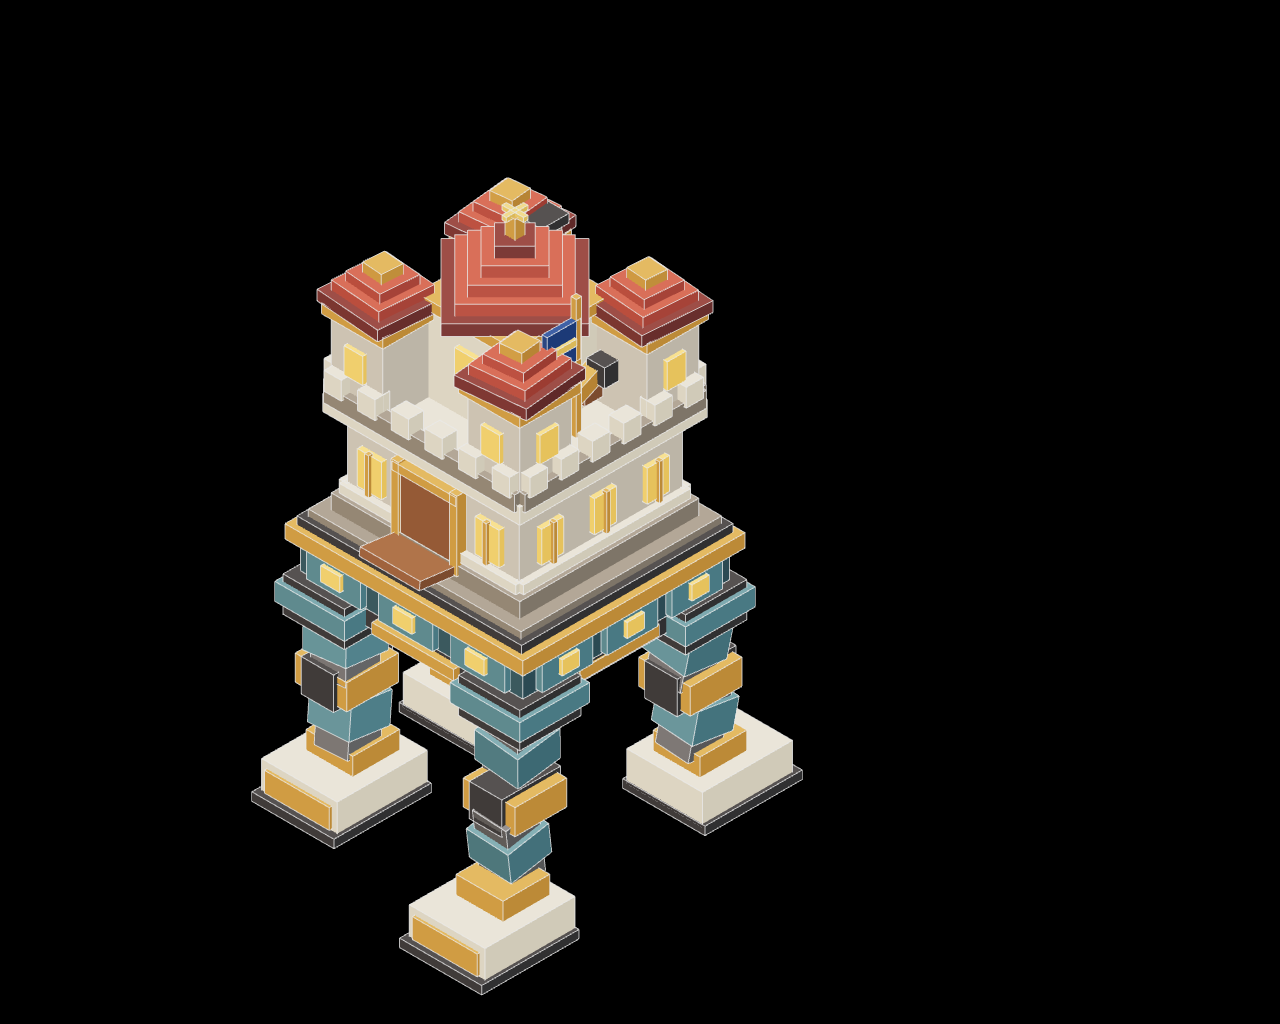
<file: artifacts/walking-fortress/preview.html>
<!doctype html>
<html lang="en">
<head>
	<meta charset="utf-8">
	<title>Walking Fortress Blockout</title>
	<style>
		html, body { margin: 0; width: 1024px; height: 1024px; overflow: hidden; background: #000; }
		canvas { display: block; width: 1024px; height: 1024px; }
	</style>
</head>
<body>
	<script type="module">
		import * as THREE from "/client/lib/three.module.min.js"

		const response = await fetch("./walking-fortress.json")
		const data = await response.json()
		const scene = new THREE.Scene()
		scene.background = new THREE.Color(0x000000)

		const renderer = new THREE.WebGLRenderer({ antialias: true, preserveDrawingBuffer: true })
		renderer.setPixelRatio(1)
		renderer.setSize(1024, 1024, false)
		renderer.outputColorSpace = THREE.SRGBColorSpace
		renderer.toneMapping = THREE.ACESFilmicToneMapping
		renderer.toneMappingExposure = 1.25
		document.body.append(renderer.domElement)

		scene.add(new THREE.HemisphereLight(0xffffff, 0x26323a, 2.3))
		const sun = new THREE.DirectionalLight(0xffffff, 3.7)
		sun.position.set(10, 18, 12)
		scene.add(sun)
		const warm = new THREE.DirectionalLight(0xf3b96f, 1.2)
		warm.position.set(-8, 9, 10)
		scene.add(warm)

		const world = new THREE.Group()
		scene.add(world)
		const geometry = new THREE.BoxGeometry(1, 1, 1)
		for (const primitive of data.primitives) {
			const material = new THREE.MeshStandardMaterial({
				color: primitive.color,
				roughness: 0.82,
				metalness: 0.03,
				polygonOffset: true,
				polygonOffsetFactor: 1,
				polygonOffsetUnits: 1,
			})
			const mesh = new THREE.Mesh(geometry, material)
			mesh.position.fromArray(primitive.position)
			mesh.rotation.fromArray(primitive.rotation)
			mesh.scale.fromArray(primitive.scale)
			const edge = new THREE.LineSegments(
				new THREE.EdgesGeometry(geometry, 1),
				new THREE.LineBasicMaterial({ color: 0xffffff, transparent: true, opacity: 0.78 }),
			)
			mesh.add(edge)
			world.add(mesh)
		}

		const bounds = new THREE.Box3().setFromObject(world)
		const center = bounds.getCenter(new THREE.Vector3())
		const size = bounds.getSize(new THREE.Vector3())
		const radius = Math.max(0.3, 0.5 * Math.hypot(size.x, size.y, size.z))
		const distance = Math.max(8, radius * 6)
		const theta = Math.PI / 4
		const phi = Math.acos(1 / Math.sqrt(3))
		const camera = new THREE.OrthographicCamera(-radius, radius, radius, -radius, Math.max(0.01, distance - radius * 4), distance + radius * 4)
		camera.position.copy(center).add(new THREE.Vector3().setFromSpherical(new THREE.Spherical(distance, phi, theta)))
		camera.lookAt(center)
		camera.updateMatrixWorld(true)

		const corner = new THREE.Vector3()
		let minX = Infinity, maxX = -Infinity, minY = Infinity, maxY = -Infinity
		for (let i = 0; i < 8; i++) {
			corner.set(
				i & 1 ? bounds.max.x : bounds.min.x,
				i & 2 ? bounds.max.y : bounds.min.y,
				i & 4 ? bounds.max.z : bounds.min.z,
			).applyMatrix4(camera.matrixWorldInverse)
			minX = Math.min(minX, corner.x)
			maxX = Math.max(maxX, corner.x)
			minY = Math.min(minY, corner.y)
			maxY = Math.max(maxY, corner.y)
		}
		const half = 0.5 * Math.max(maxX - minX, maxY - minY) * 1.06
		const cx = (minX + maxX) / 2
		const cy = (minY + maxY) / 2
		camera.left = cx - half
		camera.right = cx + half
		camera.top = cy + half
		camera.bottom = cy - half
		camera.updateProjectionMatrix()

		renderer.render(scene, camera)
		document.documentElement.dataset.ready = "true"
	</script>
</body>
</html>
</file>
